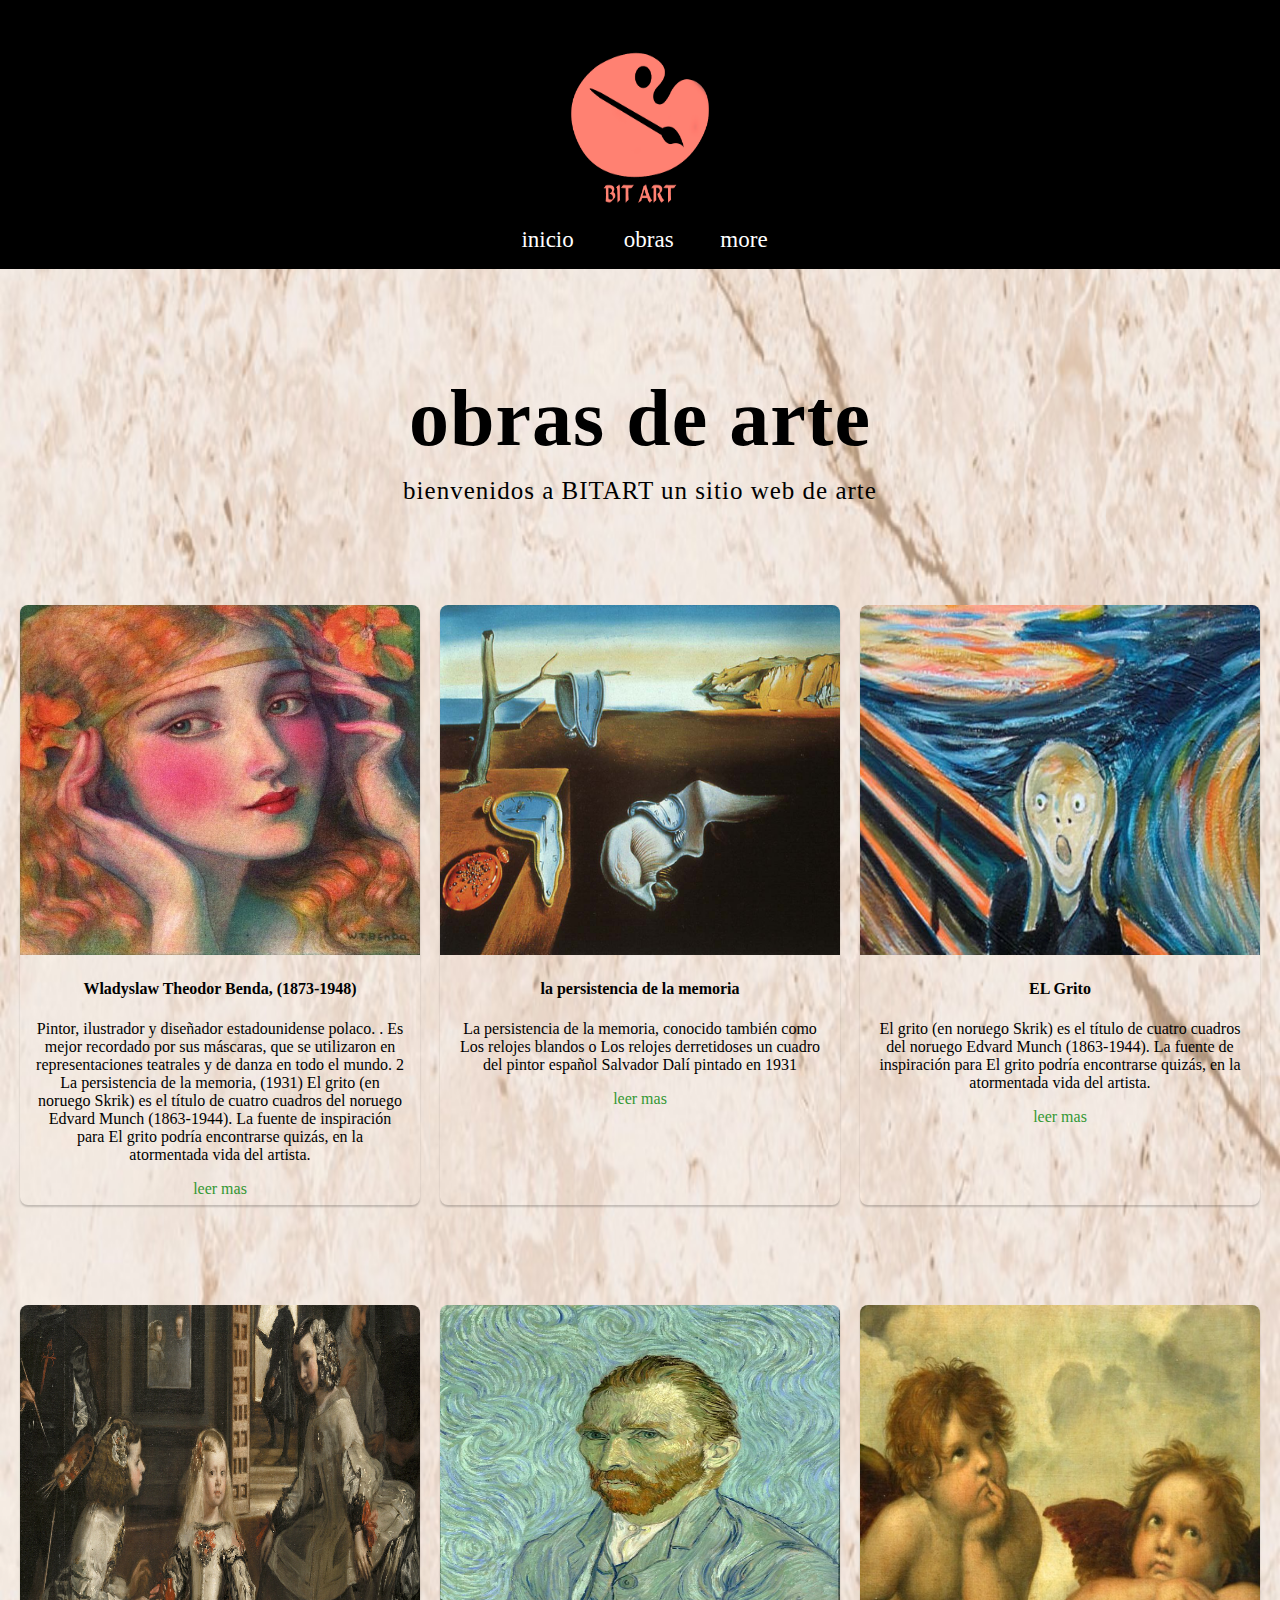
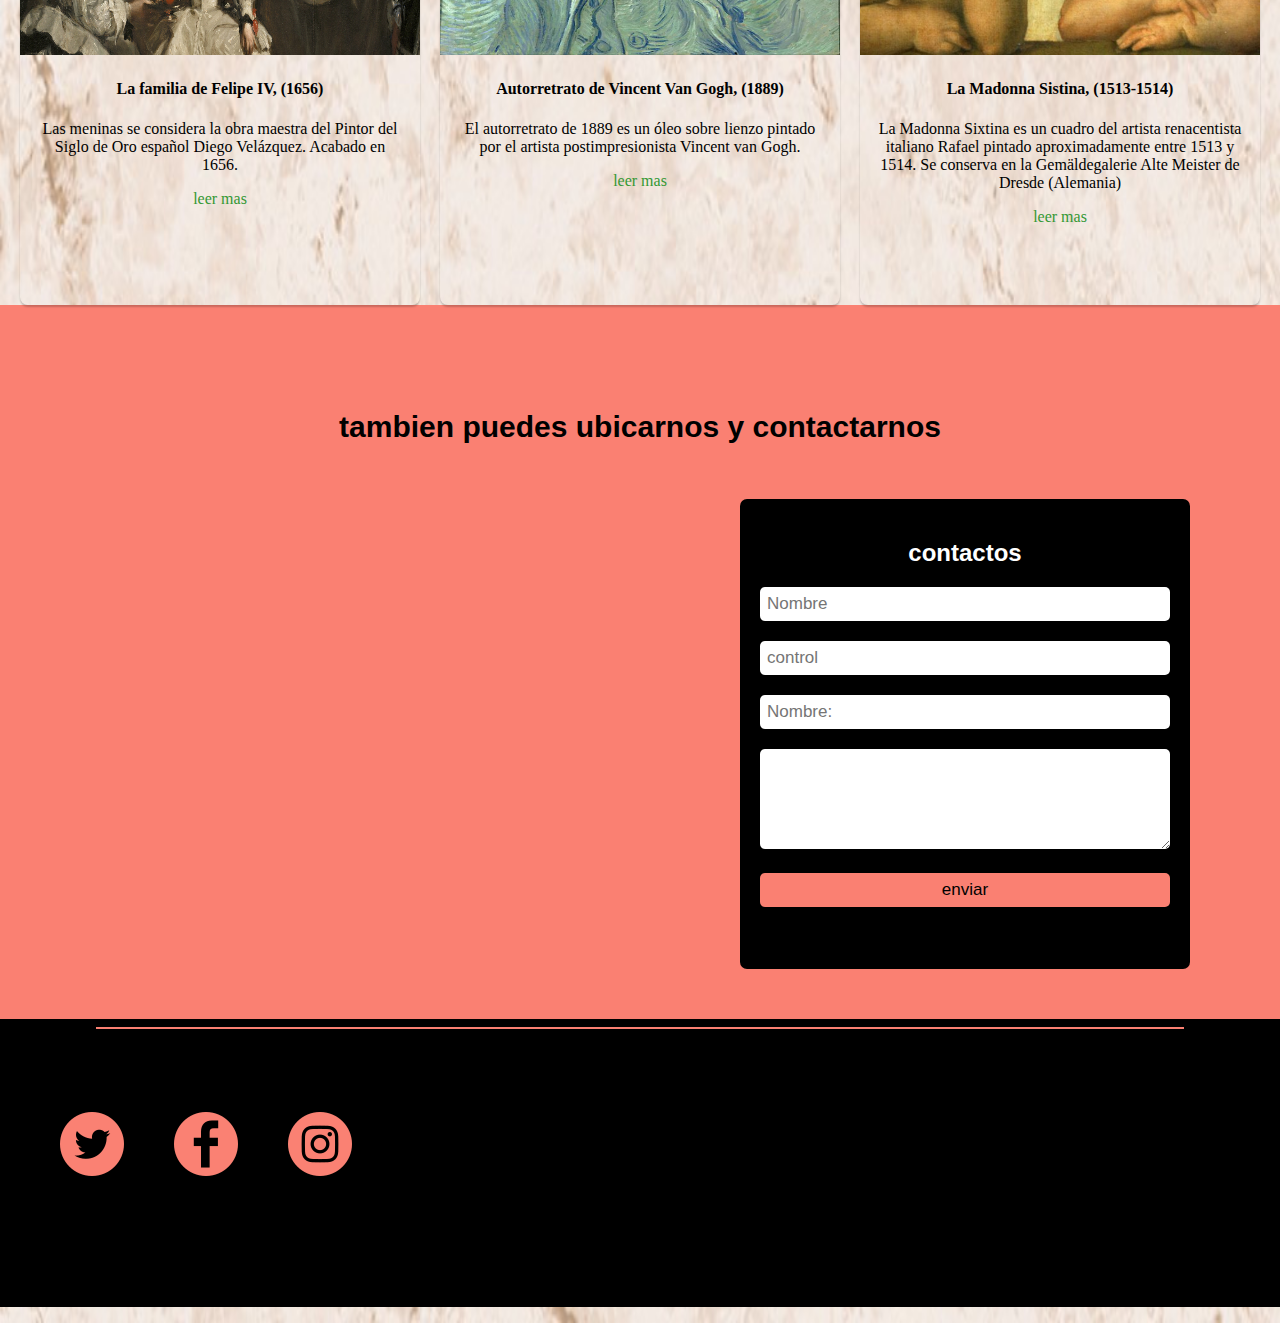
<file: obras/obras.html>
<!DOCTYPE html>
<html lang="en">

<head>
    <meta charset="UTF-8">
    <meta name="viewport" content="width=device-width, initial-scale=1.0">
    <title>Obras</title>
    <link rel="stylesheet" href="../css_index/menu.css">
    <link rel="stylesheet" href="../css_obras/estilosobras.css">
    <link rel="stylesheet" href="../css_index/footer.css">
</head>

<body>
    <header class="iconobitart">
        <img class="img_logo" src="../iconos/iconobitart.png" alt="logobitart">
    </header>

    <header class="main_header">
        <input type="checkbox" id="boton_menu">
        <label class="icono_menu" for="boton_menu">

            <img src="../iconos/iconomenu.png" alt="icono_menu" width="35px" height="35px">


        </label>

        <nav class="menu">
            <ul>
                <li><a href="index.html">inicio</a></li>
                <li><a href="obras/obras.html">obras</a></li>
            </ul>

            <div class="dropdown">
                <button class="dropbtn">more</button>
                <div class="dropdown-content">
                    <a href="#seccion1">seccion1</a>
                    <a href="#seccion2">seccion2</a>
                    <a href="#seccion3">seccion3</a>
                    <a href="#info">info</a>
                </div>
            </div>


        </nav>

    </header>
    <article class="bloquetitulo">
        <h1>obras de arte</h1>
        <section class="ptitulo">

            <p>bienvenidos a BITART un sitio
                web de arte
            </p>
        </section>

    </article>

    <section class="content-two">
        <div class="container">

            <div class="card">
                <img src="../imagenes_obras/chica_arte.jpg" alt="chica_arte">
                <h4> Wladyslaw Theodor Benda, (1873-1948)</h4>
                <p>Pintor, ilustrador y diseñador estadounidense polaco. . Es mejor recordado por sus máscaras, que se
                    utilizaron en representaciones teatrales y de danza en todo el mundo.
                    2
                    La persistencia de la memoria, (1931)
                    El grito (en noruego Skrik) es el título de cuatro cuadros del noruego Edvard Munch (1863-1944). La
                    fuente de inspiración para El grito podría encontrarse quizás, en la atormentada vida del artista.
                </p>
                <a href="#" >leer mas</a>
            </div>

            <div class="card">
                <img src="../imagenes_obras/dali.jpg" alt="dali">
                <h4>la persistencia de la memoria</h4>
                <p>
                    La persistencia de la memoria, conocido también como Los relojes blandos​ o Los relojes derretidos​
                    es un cuadro del pintor español Salvador Dalí pintado en 1931</p>
                <a href="#">leer mas</a>
            </div>

            <div class="card">
                <img src="../imagenes_obras/grito.jpg" alt="grito">
                <h4> EL Grito</h4>
                <p>El grito (en noruego Skrik) es el título de cuatro cuadros del noruego Edvard Munch (1863-1944). La
                    fuente de inspiración para El grito podría encontrarse quizás, en la atormentada vida del artista.
                </p>
                <a href="#">leer mas</a>
            </div>

        </div>
        <div class="container">
            <div class="card">
                <img src="../imagenes_obras/meninas.jpg" alt="meninas">
                <h4>La familia de Felipe IV, (1656)</h4>
                <p>Las meninas se considera la obra maestra del Pintor del Siglo de Oro español Diego Velázquez. Acabado
                    en 1656.</p>
                <a href="#">leer mas</a>
            </div>
            <div class="card">
                <img src="../imagenes_obras/autoretrato.jpg" alt="autoretrato">
                <h4>Autorretrato de Vincent Van Gogh, (1889)</h4>
                <p>El autorretrato de 1889 es un óleo sobre lienzo pintado por el artista postimpresionista Vincent
                    van Gogh.</p>
                <a href="#">leer mas</a>
            </div>
            <div class="card">
                <img src="../imagenes_obras/angeles.jpg" alt="angeles">
                <h4> La Madonna Sistina, (1513-1514)</h4>
                <p>La Madonna Sixtina es un cuadro del artista renacentista italiano Rafael pintado
                    aproximadamente entre 1513 y 1514. Se conserva en la Gemäldegalerie Alte Meister de Dresde
                    (Alemania)</p>
                <a href="#">leer mas</a>
            </div>





        </div>
    </section>
    <footer id="info">
        <section class="partefooter">
            <h1 class="titulomapa">tambien puedes ubicarnos y contactarnos</h1>

            <div class="contenidof">
                <iframe
                    src="https://www.google.com/maps/embed?pb=!1m18!1m12!1m3!1d3976.7313830556122!2d-74.06719788558084!3d4.641932943457687!2m3!1f0!2f0!3f0!3m2!1i1024!2i768!4f13.1!3m3!1m2!1s0x8e3f9abf01007c8b%3A0xf34837fe0c5507db!2sBIT%20-%20Cursos%20de%20Programaci%C3%B3n%20en%20Bogot%C3%A1!5e0!3m2!1ses!2sco!4v1583337505777!5m2!1ses!2sco"
                    width="600" height="450" frameborder="0" style="border:0;" allowfullscreen="" frameborder="0"
                    style="border:0" allowfullscreen=""></iframe>


                <form action="">
                    <h2>contactos</h2>
                    <input type="text" name="nombre" placeholder="Nombre" maxlength="35">
                    <input type="email" name="correo" placeholder="control">
                    <input type="tel" name="telefono" placeholder="Nombre:">
                    <textarea name="mensaje" id="textarea" placeholder="escriba aqui su mensaje....">
        </textarea>
                    <label for="texarea"></label>
                    <input type="submit" id="boton" value="enviar">
                </form>
            </div>
        </section>

        <div class="contenido iconos">
            <hr width="85%" color="salmon">
            <div class="iconos redes">
                <div class="ajusteicono">
                    <a href="https://twitter.com/bit_institute" target="blank"> <img src="../iconos/twitter.png"
                            alt="iconotwitter"></a>
                    <a href="https://es-la.facebook.com/BogotaInstituteOfTechnology" target="blank"><img
                            src="../iconos/facebook.png" alt="iconofacebook"></a>
                    <a href="https://www.instagram.com/bit_institute/?hl=es" target="blank"><img
                            src="../iconos/instagram.png" alt="iconoinstragram"></a>
                </div>
            </div>
        </div>


        <div class="textfooter">

            <p>
                © COPYRIGHT 2020 Bogota Institute Of Technology
                <br>
                TODOS LOS DERECHOS RESERVADOS. BOGOTA-COLOMBIA.
            </p>
        </div>
    </footer>
</body>

</html>
</file>
<file: css_index/menu.css>
.iconobitart{
        background: #000000;
        padding-top: 15px;
}

.img_logo{
    width: 150px;

    height: 200px;

     margin: 0 auto;/* es reemplasado por algun valor apropiadao */
     display: block;
}

.main_header{

    text-align: center;
    width: 100%;
    height: 110%;
    background: #000000;
    font-size: 23px;
    font-family: 'Trade Winds', cursive;
    margin-top: -8px;
}

.icono_menu{
 padding-top: 30px;


}

#boton_menu{
    display: none;

}

header label{
    display: none;
    width: 100px;
    padding: 10px;
    border-right: 1px solid #ffffff;

}

header label:hover{
    cursor: pointer;
    background: salmon;
}

.menu ul{
 
    padding: 0;
    margin: 0;
    list-style: none;

    display: inline-flex;
}

.menu li{
    padding: 20px 25px 0px 25px;


}

.menu li a {
    text-decoration: none;
    color: white;
}

.menu li a:hover{
    color: salmon;
    text-decoration: overline;
}

.dropdown{
    position: relative;
    display: inline-block;
}

.dropbtn{
    background-color: #000000;
    font-size: 23px;
    color: white;
    padding: 16px;
    border: none;
    cursor: pointer;
    font-family: 'Trade Winds', cursive;
}
.dropdown-content{
    display: none;
    position: absolute;
    background-color: #000000;
    min-width: 160px;
    z-index: 1;
}
.dropdown-content a{
    color: black;
    padding: 12px 16px;
    text-decoration: none;
    display: block;
}

.dropdown:hover .dropdown-content{
    display: block;
}

.dropdown-content a:hover{
    background-color: salmon;
}

.dropdown:hover .dropbtn{
    color: salmon;
    text-decoration: overline;
}

@media(max-width:920px){

    header label{
        display: block;
        height: 110px;
    }
    .menu{
        position: absolute;
        background: salmon;
        width: 100%;
        margin-left: -100%;
        transition: all 0.5s;
        z-index: 100;
    }
#boton_menu:checked~ .menu{
    margin: 0;
}
.menu ul{
    display: block;

}
menu li:hover{
    background-color: #000000;
}

.dropbtn{
    background-color: salmon;
    color: white;
}

.dropdown-content a {
    color: rgb(255, 255, 255);
}

.dropdown-content a:hover{
    color: salmon;
    background-color: #000000;
}
.dropdown:hover .dropbtn{
    color: salmon;
    background-color: #000000;
}

}
</file>
<file: css_obras/estilosobras.css>
*{
    box-sizing: border-box;
}

body{
    margin: 0;
    background-image: url(../imagenes_obras/marmol2.jpg);
    background-repeat: no-repeat;
    background-size: 100% 100%;
}

.bloquetitulo{
    font-size: 40px;
    letter-spacing: 1px;
    padding-top: 50px;
    text-align: center;
    font-family: 'Trade Winds', cursive;
    color: black;
    margin: 0;
}

.ptitulo{
    
    font-size: 25px;
    margin-top: -40px;

}

.content_two{
    width: 100%;
    font-family: sans-serif;
    letter-spacing: 0.03em;
    line-height: 1.6;

}

.container{
    width: 100%;
    height: 600px;
    display: flex;
    justify-content: center;
    flex-wrap: wrap;
    margin: auto;
    margin-top: 100px;
}

.container .card{
    width: 400px;
    height: 600px;
    border-radius: 8px;
    box-shadow: 0 2px 2px rgba(0, 0, 0, 0.2);
    overflow: hidden;

    margin: 0 10px;
    text-align: center;
    transition: all 0.25s;
}

.container .card:hover{
    transform: translateY(-15px);
    box-shadow: 0 12px 16px rgba(0, 0, 0, 0.2);
}
.container .card img{
    width: 400px;
    height: 350px;
}

.container .card h4{
    font-weight: 600;
}
.container .card p{
    padding: 0 1rem;
     font-size: 16px;
     font-weight: 300;
}

.container .card a{
    font-weight: 500;
    text-decoration: none;
    color: #349834;
}

@media(max-width: 600px){
    .container{
        flex-direction: column;
        flex-wrap: nowrap;
        display: block;
        height: auto;
    }
    .container .card{
        display: block;
        align-items: center;
        margin-right: 100px;
        
        
    }
    .content_two{
        display: flex;
        justify-content: center;
        align-content: center;
        
    }
}
@media(max-width:800px){
    .container{
        flex-direction: column;
        flex-wrap: wrap;
        display: flex;
        height: auto;
    }
    .container .card{
        display: block;
        align-items: center;
    }
}
@media(max-width:1200px){
    .container{
        flex-direction: column;
        flex-wrap: wrap;
        display: flex;
        height: auto;
    }
    .container .card{
        display: block;
        align-items: center;
    }
}
</file>
<file: css_index/footer.css>
footer{
    width: 100%;
    background-color: black;

}

.partefooter{
    background-color: salmon;
    padding: 50px;
    width: 100%;
}

.contenidof{
    display: flex;
    justify-content: center;
}

.titulomapa{
    color: black;
    text-align: center;
    font-family: sans-serif;
    padding: 35px 0 15px 0;
    font-size: 30px;
}

iframe{
    margin-top: 40px;
    border-radius: 15px;
}


form{
    margin-left: 50px;
    width: 450px;
    background: rgba(0, 0, 0, 4);
    padding: 20px 20px;
    box-sizing: border-box;
    margin-top: 20px;
    border-radius: 7px;
    font-family: sans-serif;
}
input,textarea{
    width: 100%;
    margin-bottom: 20px;
    padding: 7px;
    font-size: 17px;
    border: none;
    font-family: sans-serif;
    border-radius: 5px;
}
textarea{
    min-height: 100px;
    max-width: 200px;
    max-width: 100%;
}

#boton{
    background: salmon;
    color: black;
    padding: 20;
}

#boton:hover{

    cursor: pointer;
    background-color: white;
    color: salmon;

}

h2{
    text-align: center;
    color:white
}


.iconosredes{
    text-align: center;
}

.ajusteicono{
    display: inline-flex;
    margin: 50px 35px;
}

.ajusteicono img {

    padding: 25px;

}

.contenidoiconos{
    margin-top: 150px;
}

.textofooter{
    padding-top: 8px;
    width: 100%;
    height: 80px;
    font-family: sans-serif;
    color: white;
    text-align: center;
    font-size: 15px;
    background-color: salmon;
  

}
</file>
